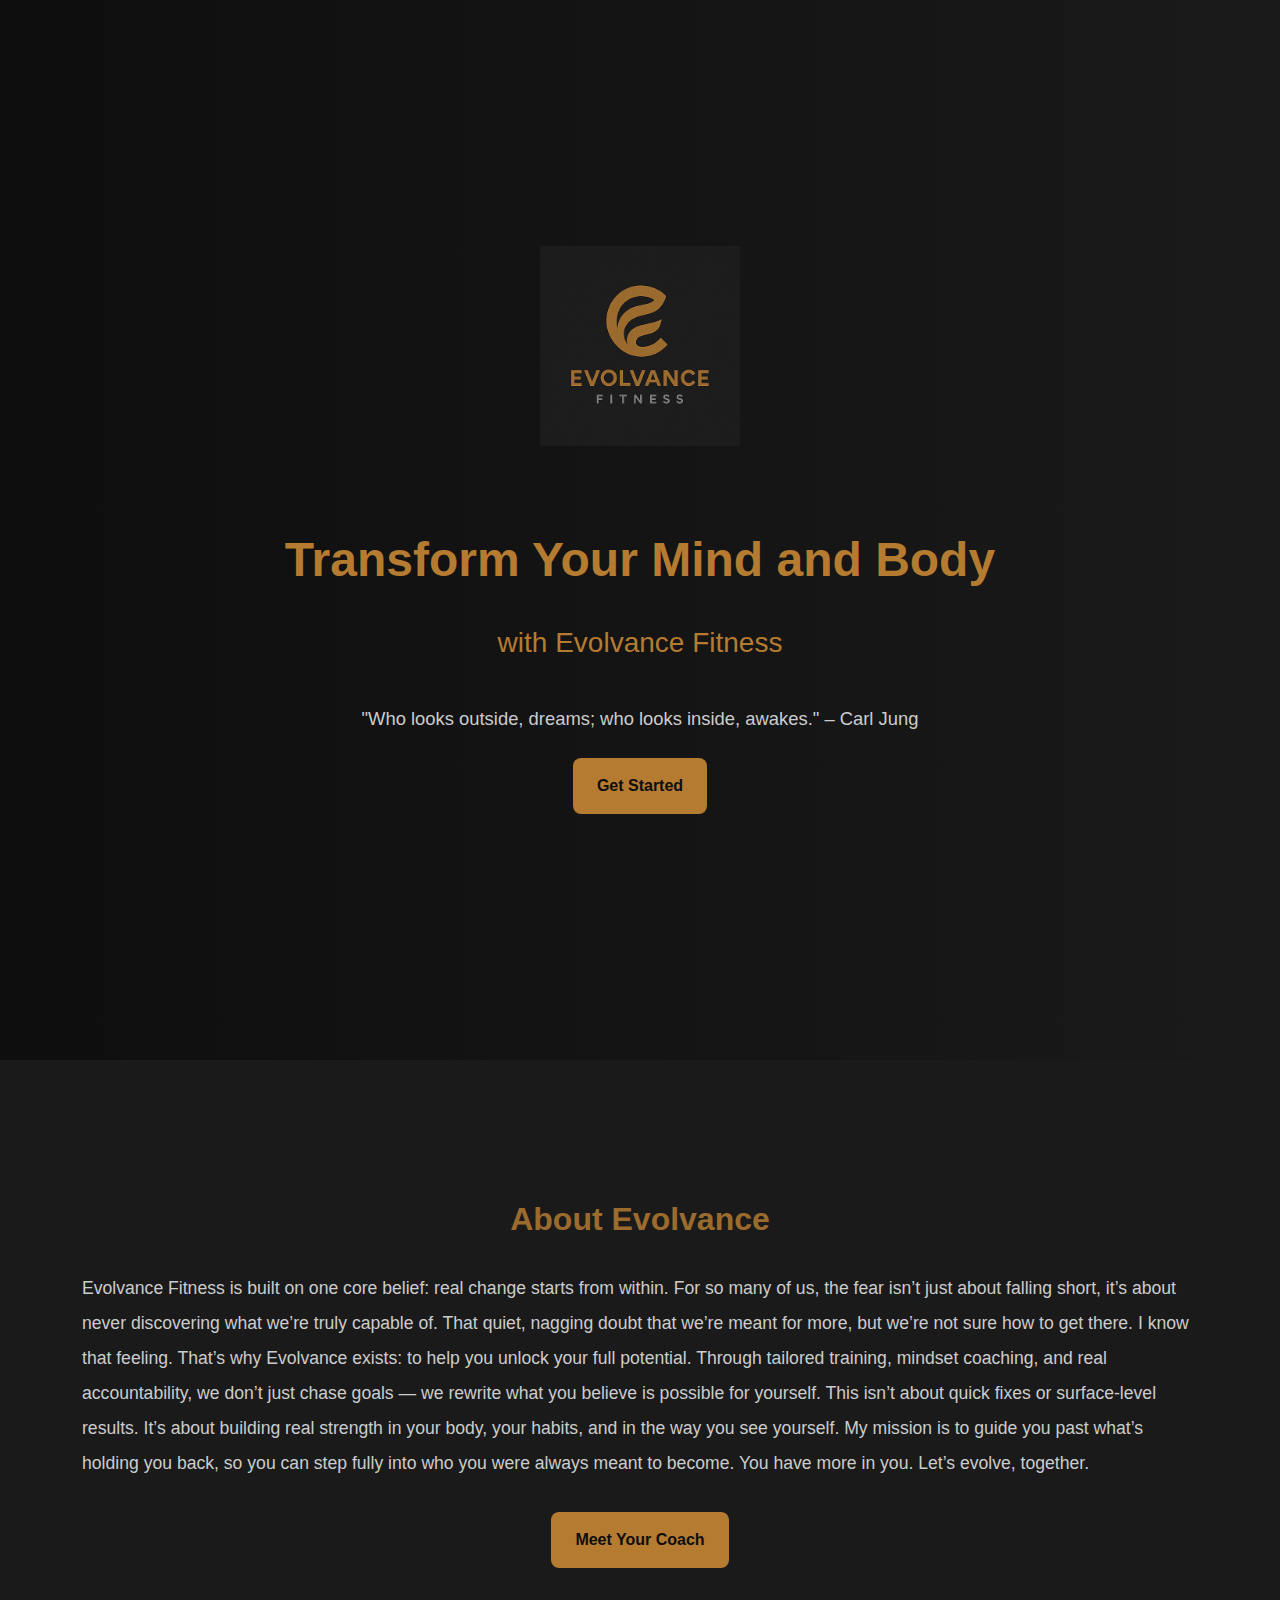
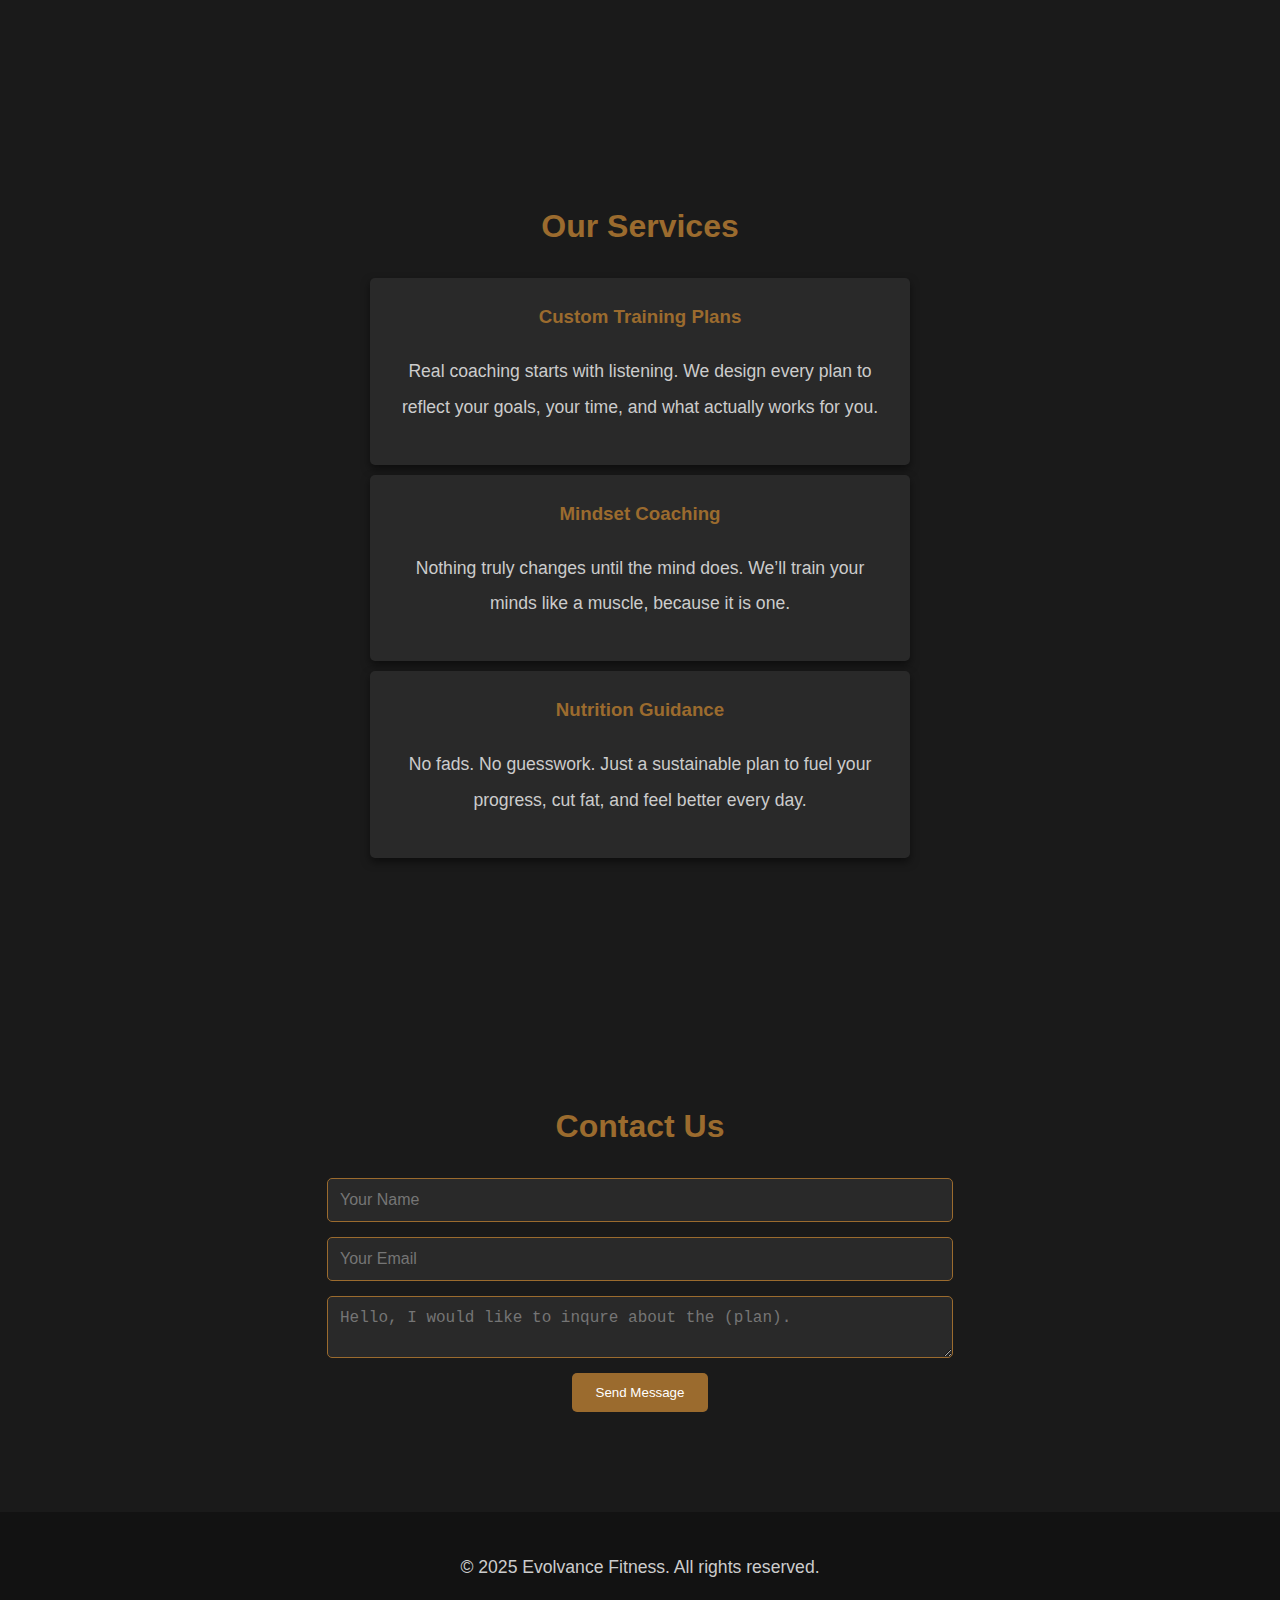
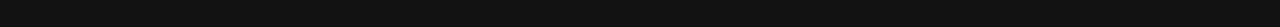
<file: index.html>
<!DOCTYPE html>
<html lang="en">

<head>
    <meta charset="UTF-8">
    <meta name="viewport" content="width=device-width, initial-scale=1.0">
    <meta name="description" content="Evolvance Fitness offers personalized fitness, mindset coaching, and nutrition plans to transform lives.">
    <link rel="stylesheet" type="text/css" href="styles.css">
    <link rel="icon" type="image/png" href="images/logo.png">
    <title>Evolvance Fitness</title>
</head>

<body>
    
<!-- Hero Section -->
<section id="hero" style="background: linear-gradient(to right, #0e0e0e, #1a1a1a); padding: 80px 40px; text-align: center;">
  <div style="max-width: 1000px; margin: 0 auto;">

    <!-- Logo -->
    <img src="images/logo.png" alt="Evolvance Fitness Logo" style="width: 200px; margin-bottom: 40px;" />

    <!-- Headline -->
    <h1 style="color: #b47b31; font-size: 3rem; font-weight: bold; line-height: 1.3; margin-bottom: 20px;">
      Transform Your Mind and Body
    </h1>

    <!-- Subheadline -->
    <h2 style="color: #b47b31; font-size: 1.75rem; font-weight: normal; margin-bottom: 30px;">
      with Evolvance Fitness
    </h2>

    <!-- Quote -->
    <p style="color: #ccc; font-size: 1.15rem; max-width: 700px; margin: 0 auto 20px;">
  "Who looks outside, dreams; who looks inside, awakes." – Carl Jung
</p>


    <!-- CTA -->
    <a href="plans.html" class="btn hero-btn">Get Started</a>
  </div>
</section>


    <!-- About Section -->
    <section id="about">
        <div class="container">
            <h2>About Evolvance</h2>
            <p>Evolvance Fitness is built on one core belief: real change starts from within.

For so many of us, the fear isn’t just about falling short, it’s about never discovering what we’re truly capable of. That quiet, nagging doubt that we’re meant for more, but we’re not sure how to get there. I know that feeling.

That’s why Evolvance exists: to help you unlock your full potential. Through tailored training, mindset coaching, and real accountability, we don’t just chase goals — we rewrite what you believe is possible for yourself.

This isn’t about quick fixes or surface-level results. It’s about building real strength in your body, your habits, and in the way you see yourself. My mission is to guide you past what’s holding you back, so you can step fully into who you were always meant to become.

You have more in you. Let’s evolve, together.</p> 
<div style="text-align: center; margin-top: 30px;">
  <a href="meet.html" class="btn gold-btn">Meet Your Coach</a>
</div>
</section>
        </div>
    </section>
    <!-- Services Section -->
    <section id="services">
        <div class="container">
            <h2>Our Services</h2>

           <a href="plans.html" class="service-link">
  <div class="service-box">
    <h3>Custom Training Plans</h3>
    <p>Real coaching starts with listening. We design every plan to reflect your goals, your time, and what actually works for you.</p>
  </div>
</a>
            <div class="service-box">
                <h3>Mindset Coaching</h3>
                <p>Nothing truly changes until the mind does. We’ll train your minds like a muscle, because it is one.</p>
            </div>

            <div class="service-box">
                <h3>Nutrition Guidance</h3>
                <p>No fads. No guesswork. Just a sustainable plan to fuel your progress, cut fat, and feel better every day.</p>
            </div>
        </div>
    </section>

    <!-- Contact Section -->
    <section id="contact">
        <div class="container">
            <h2>Contact Us</h2>
            <form action="https://formspree.io/f/xeoalwzd" method="POST">
                <input type="text" name="name" placeholder="Your Name" required>
                <input type="email" name="email" placeholder="Your Email" required>
                <textarea name="message" placeholder="Hello, I would like to inqure about the (plan)." required></textarea>
                <button type="submit">Send Message</button>
            </form>
        </div>
    </section>

    <!-- Footer -->
    <footer>
        <p>&copy; 2025 Evolvance Fitness. All rights reserved.</p>
    </footer>

</body>

</html>
</file>
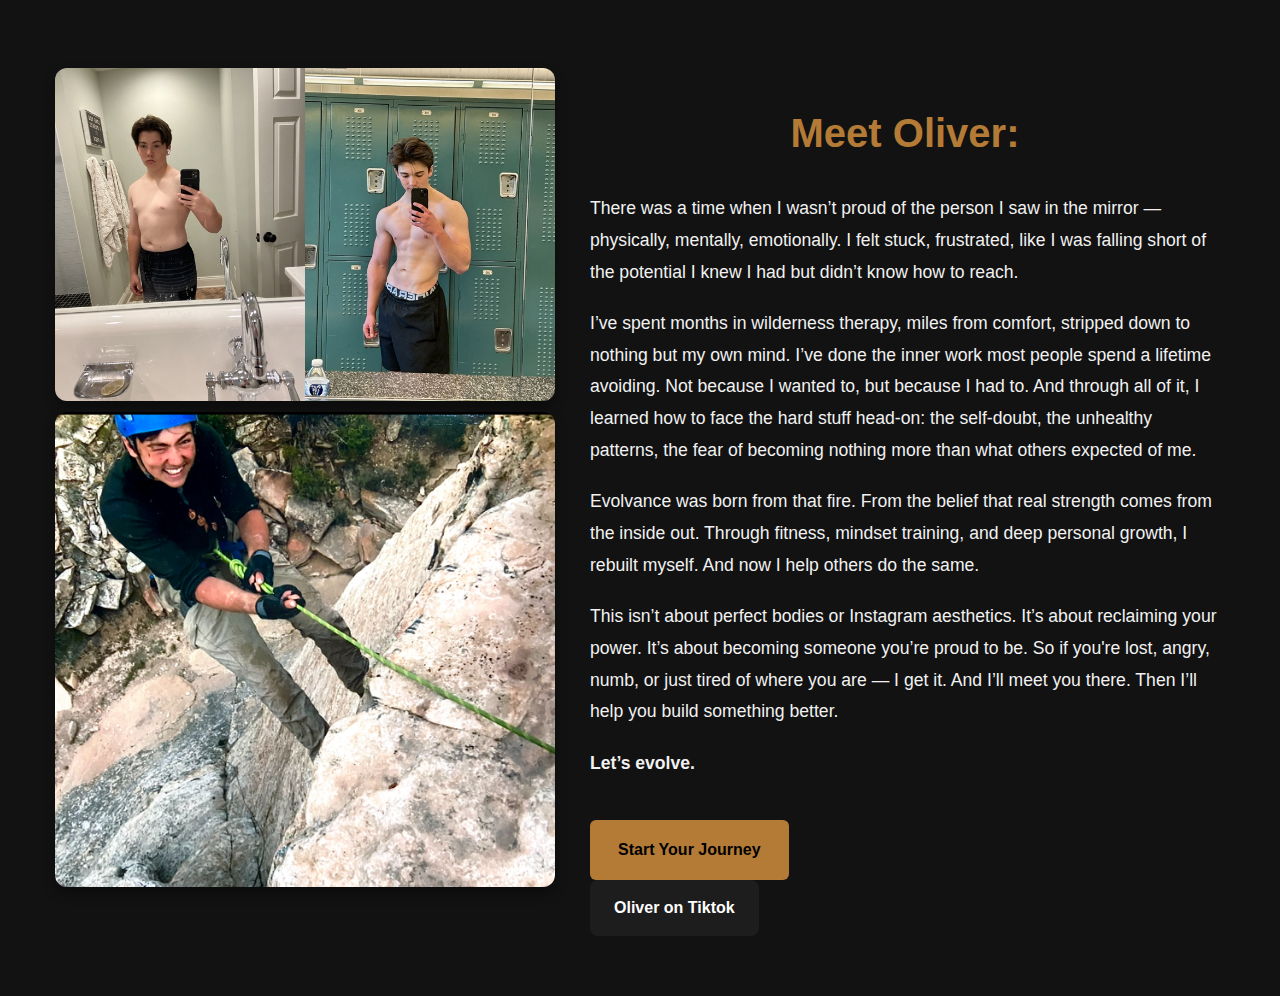
<file: meet.html>
<!DOCTYPE html>
<html lang="en">
<head>
  <meta charset="UTF-8" />
  <meta name="viewport" content="width=device-width, initial-scale=1.0"/>
  <title>Meet Your Coach – Evolvance</title>
  <link rel="stylesheet" href="styles.css" />
  <style>
    .btn-gold {
  display: inline-block;
  background-color: #b47b36;
  color: #000;
  padding: 14px 28px;
  font-size: 1rem;
  font-weight: bold;
  text-decoration: none;
  border-radius: 6px;
  margin-top: 20px;
  transition: background 0.3s ease;
}

.btn-gold:hover {
  background-color: #99672f;
}

    body {
      background-color: #121212;
      color: white;
      font-family: 'Arial', sans-serif;
      margin: 0;
      padding: 0;
    }

    .meet-section {
      display: flex;
      flex-wrap: wrap;
      justify-content: center;
      align-items: center;
      padding: 60px 20px;
      max-width: 1200px;
      margin: auto;
    }

    .meet-img {
      flex: 1 1 400px;
      text-align: center;
      margin-bottom: 30px;
    }

    .meet-img img {
      width: 100%;
      max-width: 500px;
      height: auto;
      border-radius: 12px;
      box-shadow: 0 6px 12px rgba(0, 0, 0, 0.4);
    }

    .meet-text {
      flex: 1 1 500px;
      padding: 0 20px;
    }

    .meet-text h2 {
      color: #b47b36;
      font-size: 2.5rem;
      margin-bottom: 20px;
    }

    .meet-text p {
      font-size: 1.1rem;
      line-height: 1.8;
      margin-bottom: 20px;
      color: #f1f1f1;
    }

    @media (max-width: 768px) {
      .meet-section {
        flex-direction: column;
        text-align: center;
      }

      .meet-text {
        padding: 0;
      }
    }
  </style>
</head>
<body>

  <section class="meet-section">
    <div class="meet-img">
      <img src="images/myphoto.png" alt="My transformation" />
       <img src="images/6FCF9B86-E782-4683-A08F-9A35853AAF06.jpeg" alt="Another transformation angle" />
    </div>

    <div class="meet-text">
      <h2>Meet Oliver:</h2>
      <p>
        There was a time when I wasn’t proud of the person I saw in the mirror — physically, mentally, emotionally. I felt stuck, frustrated, like I was falling short of the potential I knew I had but didn’t know how to reach.
      </p>
      <p>
        I’ve spent months in wilderness therapy, miles from comfort, stripped down to nothing but my own mind. I’ve done the inner work most people spend a lifetime avoiding. Not because I wanted to, but because I had to. And through all of it, I learned how to face the hard stuff head-on: the self-doubt, the unhealthy patterns, the fear of becoming nothing more than what others expected of me.
      </p>
      <p>
        Evolvance was born from that fire. From the belief that real strength comes from the inside out. Through fitness, mindset training, and deep personal growth, I rebuilt myself. And now I help others do the same.
      </p>
      <p>
        This isn’t about perfect bodies or Instagram aesthetics. It’s about reclaiming your power. It’s about becoming someone you’re proud to be. So if you're lost, angry, numb, or just tired of where you are — I get it. And I’ll meet you there. Then I’ll help you build something better.
      </p>
      <p><strong>Let’s evolve.</strong></p>
      <a href="plans.html" class="btn-gold">Start Your Journey</a>
<div class="button-group">
<div class="button-group">
  <a href="https://www.tiktok.com/@ollie_fit" class="btn" target="_blank">Oliver on Tiktok</a>
</div>

</div>
    </div>
  </section>

</body>
</html>
</file>
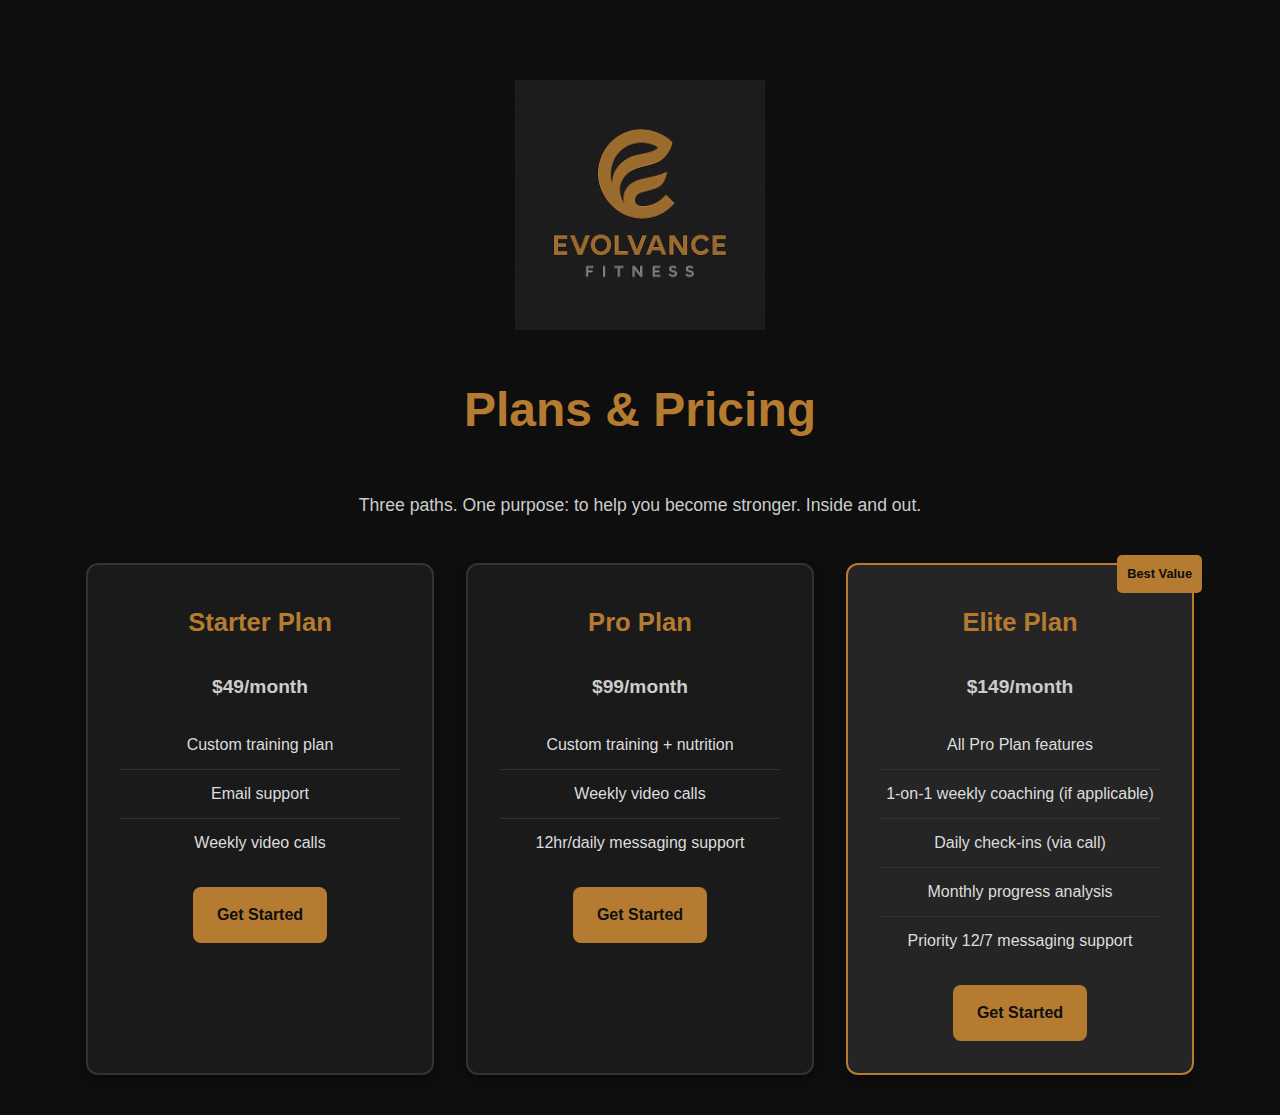
<file: plans.html>
<!DOCTYPE html>
<html lang="en">
<head>
  <meta charset="UTF-8" />
  <meta name="viewport" content="width=device-width, initial-scale=1.0"/>
  <title>Plans & Pricing | Evolvance Fitness</title>
  <link rel="stylesheet" href="styles.css"/>
</head>
<body style="background-color: #0e0e0e; color: #fff; font-family: sans-serif;">
  <section id="plans">
    <div class="container" style="text-align: center; padding: 40px 20px;">
      <img src="images/logo.png" alt="Evolvance Fitness Logo" class="logo" style="width: 250px; height: auto; margin-bottom: 30px;" />
      <h1 style="color: #b47b31;">Plans & Pricing</h1>
      <p class="intro-text" style="max-width: 600px; margin: 20px auto 40px; font-size: 1.1rem;">
        Three paths. One purpose: to help you become stronger. Inside and out.
      </p>

      <div class="pricing-table">
        <!-- Starter -->
        <div class="plan-box">
          <h3>Starter Plan</h3>
          <p class="price">$49/month</p>
          <ul>
            <li>Custom training plan</li>
            <li>Email support</li>
            <li>Weekly video calls</li>
          </ul>
          <a href="index.html#contact" class="btn plan-btn">Get Started</a>
        </div>

        <!-- Pro -->
        <div class="plan-box">
          <h3>Pro Plan</h3>
          <p class="price">$99/month</p>
          <ul>
            <li>Custom training + nutrition</li>
            <li>Weekly video calls</li>
            <li>12hr/daily messaging support</li>
          </ul>
          <a href="index.html#contact" class="btn plan-btn">Get Started</a>
        </div>

        <!-- Elite -->
        <div class="plan-box elite">
          <div class="badge">Best Value</div>
          <h3>Elite Plan</h3>
          <p class="price">$149/month</p>
          <ul>
            <li>All Pro Plan features</li>
            <li>1-on-1 weekly coaching (if applicable)</li>
            <li>Daily check-ins (via call)</li>
            <li>Monthly progress analysis</li>
            <li>Priority 12/7 messaging support</li>
          </ul>
          <a href="index.html#contact" class="btn plan-btn">Get Started</a>
        </div>
      </div>
    </div>
  </section>
</body>
</html>
</file>
<file: styles.css>
/* General Styles */
body {
    font-family: Arial, sans-serif;
    margin: 0;
    padding: 0;
    background-color: #121212;
    color: white;
    line-height: 2;
}

/* Buttons */
.btn,
.gold-btn,
.hero-btn,
.plan-btn,
.back-btn {
    padding: 12px 24px;
    font-size: 1rem;
    font-weight: bold;
    border-radius: 8px;
    text-decoration: none;
    display: inline-block;
    text-align: center;
    border: none;
    transition: background-color 0.3s ease, transform 0.2s ease;
}

.btn {
    background-color: #1e1d1e;
    color: white;
}

.btn:hover {
    background-color: #808080;
    color: #fff;
}

.gold-btn,
.hero-btn,
.plan-btn,
.back-btn {
    background-color: #b47b31;
    color: #0e0e0e;
}

.gold-btn:hover,
.hero-btn:hover,
.plan-btn:hover,
.back-btn:hover {
    background-color: #996621;
    color: #fff;
}

.plan-btn {
    margin-top: 20px;
}

/* Container */
.container {
    width: 90%;
    margin: 0 auto;
    padding: 40px 0;
}

/* Hero Section */
#hero {
    background: #1a1a1a;
    height: 100vh;
    text-align: center;
    display: flex;
    justify-content: center;
    align-items: center;
    padding: 20px;
}

#hero .container {
    max-width: 1000px;
}
#hero .container {
  margin-top: -20px; /* Pulls everything up slightly */
}

.logo {
  width: 350px;         /* Increased from 200px */
  height: auto;
  display: block;
  margin: 40px auto 0;  /* Adds space above, centers it, no bottom margin */
}

/* Typography */
h1 {
    font-size: 5rem;
    margin-bottom: 30px;
    color: #9b6b2e;
}

#plans h1 {
  font-size: 3rem;
}

h2 {
    font-size: 2rem;
    text-align: center;
    color: #9b6b2e;
    margin-bottom: 20px;
}

h3 {
    color: #9b6b2e;
    margin-top: 0;
}

p {
    font-size: 1.1rem;
    margin-bottom: 20px;
    color: #ccc;
}

/* Sections */
#about, #services, #contact {
    background-color: #1a1a1a;
    padding: 60px 20px;
}

/* Services */
.service-box {
    background: #292929;
    padding: 20px;
    margin: 10px auto;
    border-radius: 5px;
    max-width: 500px;
    text-align: center;
    box-shadow: 0 4px 8px rgba(0, 0, 0, 0.5);
}

h3 a {
    color: #9b6b2e;
    text-decoration: none;
    transition: color 0.3s ease;
}

h3 a:hover {
    color: #b9823f;
    text-decoration: underline;
}

.service-link {
    text-decoration: none;
    color: #9b6b2e;
    display: block;
}

.service-link:hover .service-box {
    transform: scale(1.02);
    box-shadow: 0 6px 12px rgba(0, 0, 0, 0.6);
    transition: 0.3s ease;
}

/* Contact */
form {
    display: flex;
    flex-direction: column;
    align-items: center;
    max-width: 600px;
    margin: 0 auto;
}

input, textarea {
    width: 100%;
    padding: 12px;
    margin-bottom: 15px;
    border: 1px solid #9b6b2e;
    border-radius: 5px;
    background-color: #292929;
    color: white;
    font-size: 1rem;
}

button {
    background: #9b6b2e;
    padding: 12px 24px;
    color: white;
    border: none;
    border-radius: 5px;
    cursor: pointer;
    transition: background 0.3s ease;
}

button:hover {
    background: #808080;
}

/* Footer */
footer {
    text-align: center;
    padding: 20px;
    background: #121212;
    color: #fff;
    font-size: 0.9rem;
}

/* Pricing Tables */
.pricing-table {
    display: flex;
    flex-wrap: wrap;
    justify-content: center;
    gap: 2rem;
}

.plan-box {
    background-color: #1a1a1a;
    border: 2px solid #333;
    border-radius: 12px;
    padding: 2rem;
    width: 280px;
    box-shadow: 0 4px 12px rgba(0,0,0,0.3);
    text-align: center;
    color: #fff;
    position: relative;
    transition: transform 0.3s ease;
}

.plan-box:hover {
    transform: translateY(-5px);
    border-color: #b47b31;
}

.plan-box h3 {
    margin-bottom: 10px;
    font-size: 1.6rem;
    color: #b47b31;
}

.price {
    font-size: 1.2rem;
    font-weight: bold;
    margin-bottom: 15px;
    color: #ccc;
}

.plan-box ul {
    list-style: none;
    padding: 0;
    margin: 0;
}

.plan-box ul li {
    padding: 8px 0;
    border-bottom: 1px solid #333;
    color: #ddd;
}

.plan-box ul li:last-child {
    border-bottom: none;
}

.elite {
    border: 2px solid #b47b31;
    background-color: #252525;
    position: relative;
}

.badge {
    position: absolute;
    top: -10px;
    right: -10px;
    background-color: #b47b31;
    color: #0e0e0e;
    padding: 6px 10px;
    font-size: 0.8rem;
    font-weight: bold;
    border-radius: 5px;
}

/* Images */
.myphoto.png {
    width: 90%;
    max-width: 700px;
    display: block;
    margin: 0 auto 30px;
    border-radius: 10px;
    box-shadow: 0 0 20px rgba(0, 0, 0, 0.6);
    transition: transform 0.3s ease;
}

.transformation-img:hover {
    transform: scale(1.02);
}

/* Meet page text box fix */
#meet .text-box,
#meet .text-box p {
    color: white;
}

/* Responsive Design */
@media (max-width: 768px) {
    .container {
        width: 95%;
    }
    h1 {
        font-size: 2rem;
    }
    h2 {
        font-size: 1.8rem;
    }
    .btn {
        padding: 10px 20px;
    }
}
</file>
